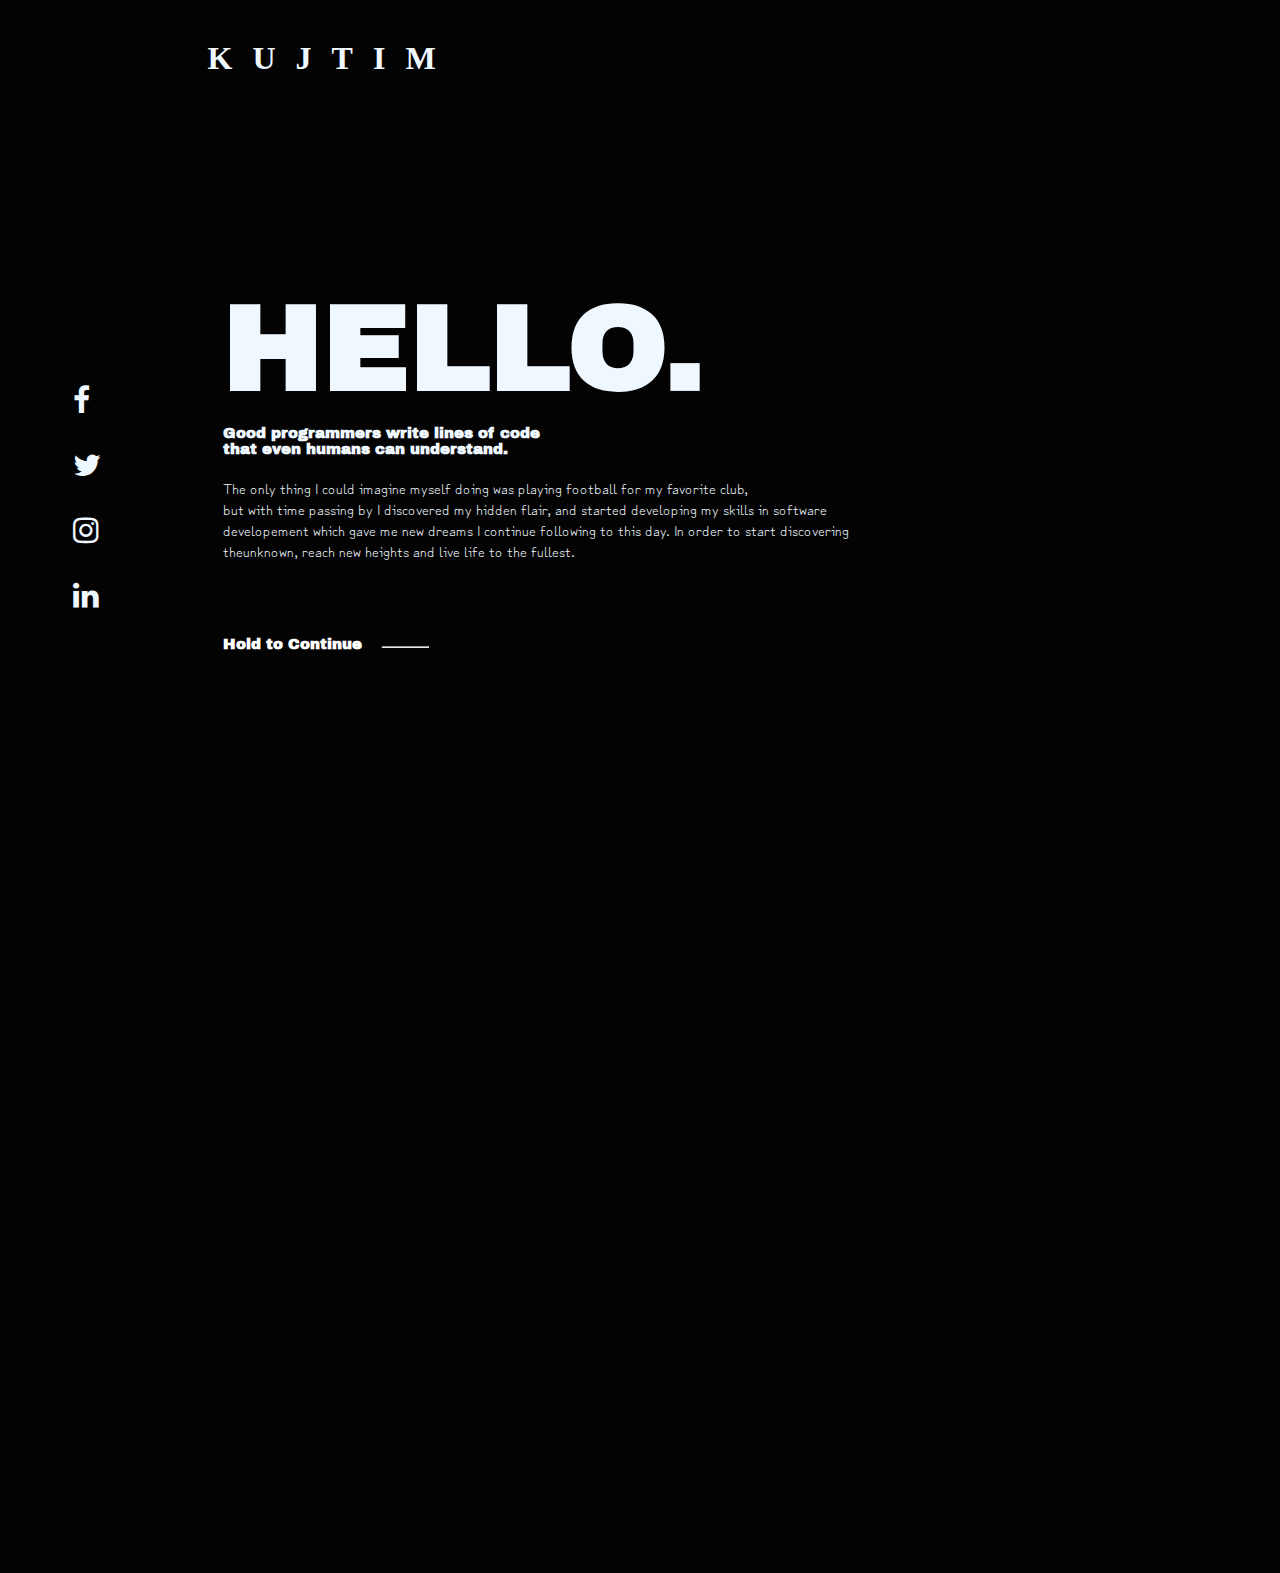
<file: index.html>
<!DOCTYPE html>
<html lang="en">
<head>
	<meta charset="UTF-8">
	<meta content="IE=edge" http-equiv="X-UA-Compatible">
	<meta content="width=device-width, initial-scale=1.0" name="viewport">
	<link href="https://fonts.googleapis.com/css2?family=Bebas+Neue&display=swap" rel="stylesheet">
	<link href="https://fonts.googleapis.com/css2?family=Bebas+Neue&family=Zen+Kurenaido&display=swap" rel="stylesheet">
	<link href="https://fonts.googleapis.com/css2?family=Archivo+Black&family=Russo+One&family=Staatliches&display=swap" rel="stylesheet">
	<link href="https://fonts.googleapis.com/css2?family=Teko&display=swap" rel="stylesheet">
	<title>Kujtim Gjokaj</title>
	<link href="https://cdnjs.cloudflare.com/ajax/libs/font-awesome/4.7.0/css/font-awesome.min.css" rel="stylesheet">
	<link href="img/test.png" rel="Shortcut Icon" type="image/x-icon">
	<link href="style.css" rel="stylesheet">
	 
</head>
<body>
	<nav>
			<p style="color: aliceblue;" >K</p>
			<p style="color: aliceblue;">U</p>
			<p style="color: aliceblue;">J</p>
			<p style="color: aliceblue;">T</p>
			<p style="color: aliceblue;">I</p>
			<p style="color: aliceblue;">M</p>

	</nav>



	<div class="menu">
		<ul>
			<li><a class="fa fa-facebook" href="https://www.facebook.com/kujtimgjokajj" style="color: aliceblue;" target="_blank"></a></li>
			<li><a class="fa fa-twitter" href="https://twitter.com/kujtimgjokajj" style="color: aliceblue;" target="_blank"></a></li>
			<li><a class="fa fa-instagram" href="https://www.instagram.com/kujtimgjokajj/" style="color: aliceblue;"target="_blank"></a></li>
			<li><a class="fa fa-linkedin" href="https://www.linkedin.com/in/kujtim-gjokaj/" style="color: aliceblue;"target="_blank"></a></li>
		</ul>
	</div>

	<section>
		<h1>HELLO.</h1>
		<h4>Good programmers write lines of code <br> that even humans can understand.</h4>
		<p>
			The only thing I could imagine myself doing was playing football for my favorite club,<br>
			but with time passing by I discovered my hidden flair, and started developing my skills in software<br> developement which gave me new dreams I continue following to this day.
			In order to  start discovering<br> theunknown, reach new heights and live life to the fullest. 
		</p>
		
		<div class="click">
			<a href="main.html"><h6>Hold to Continue</h6></a>
			<hr>
		</div>
	</section>
		<img src="img/tesimg2.png" alt="Picture of me" width="500px" margin-bottom="10px " style="transform:translate(280%,-74%); z-index: 0;">



		<script src="https://s3-us-west-2.amazonaws.com/s.cdpn.io/16327/gsap-latest-beta.min.js"></script>

		<script>
			gsap.from('div', {opacity:0, duration:1, y:-50})
			gsap.from('img',{opacity:0, duration:2,y:-50,})
		</script>

</body>
</html>
</file>
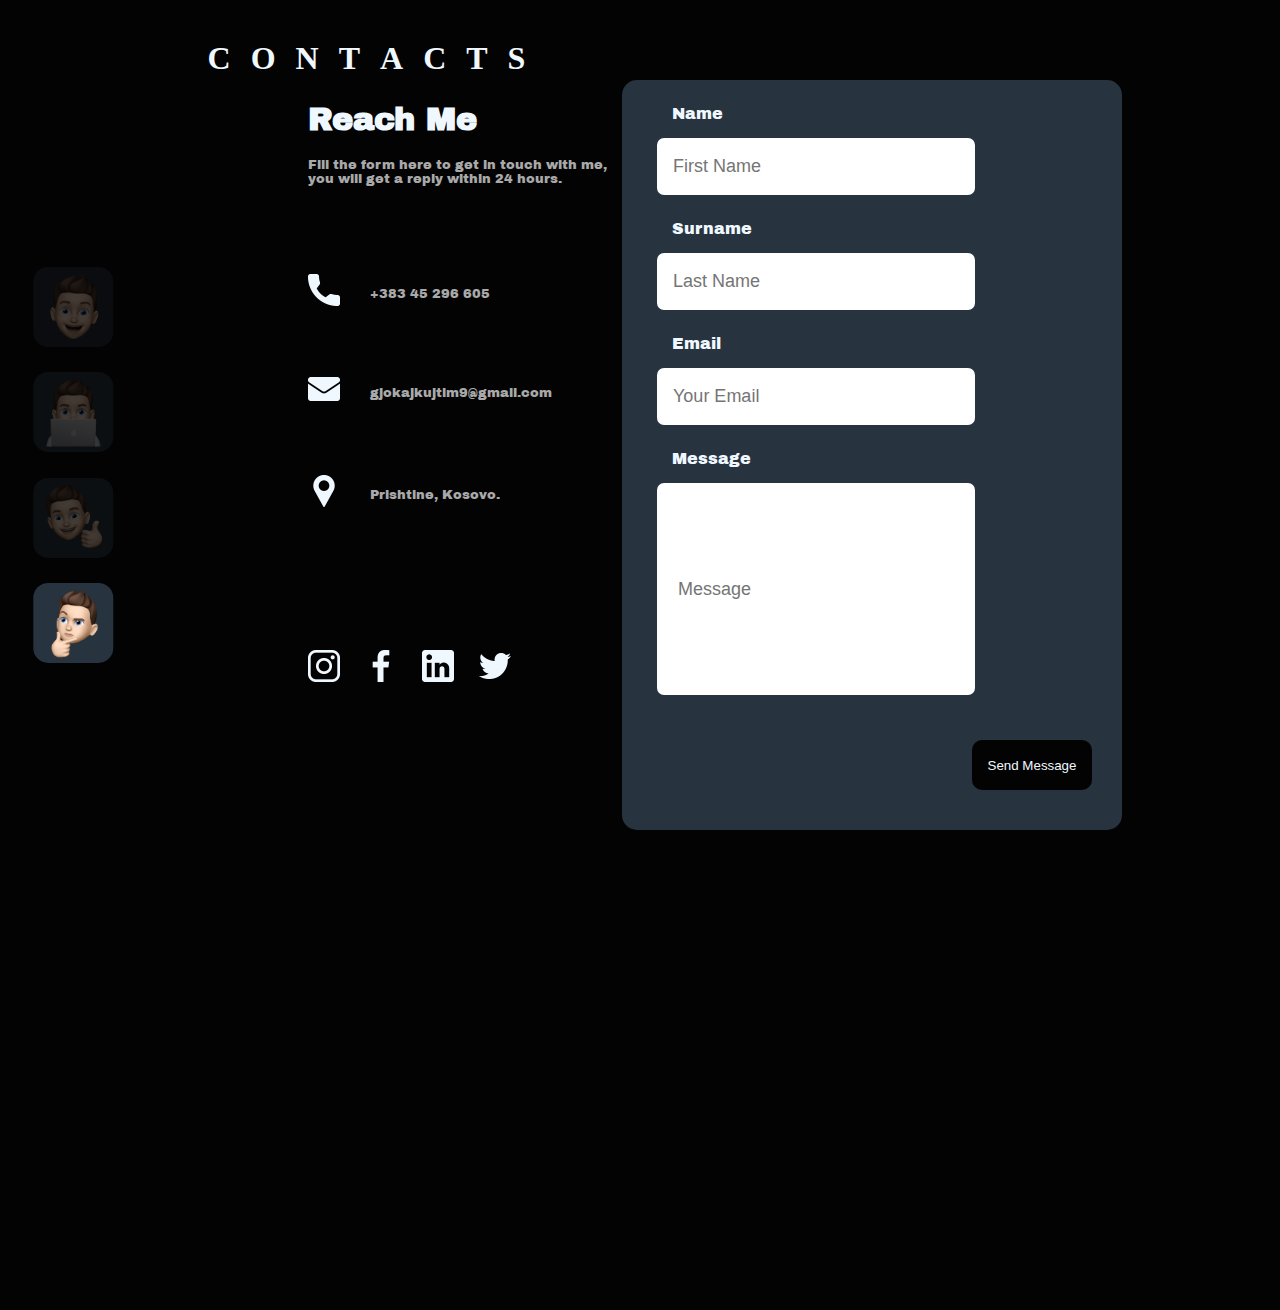
<file: contact.html>
<!DOCTYPE html>
<html lang="en">
<head>
    <meta charset="UTF-8">
    <meta http-equiv="X-UA-Compatible" content="IE=edge">
    <meta name="viewport" content="width=device-width, initial-scale=1.0">
    <title>Contact</title>
    <link rel="stylesheet" href="contact.css">
    <link href="https://fonts.googleapis.com/css2?family=Shippori+Antique&display=swap" rel="stylesheet">
    <link href="https://fonts.googleapis.com/css2?family=Roboto&display=swap" rel="stylesheet">
    <link href="https://fonts.googleapis.com/css2?family=Archivo+Black&family=Russo+One&family=Staatliches&display=swap" rel="stylesheet">
    <link href="img/test.png" rel="Shortcut Icon" type="image/x-icon">
</head>
<body>

    <nav>
        <p style="color: aliceblue;" >C</p>
        <p style="color: aliceblue;">O</p>
        <p style="color: aliceblue;">N</p>
        <p style="color: aliceblue;">T</p>
        <p style="color: aliceblue;">A</p>
        <p style="color: aliceblue;">C</p>
        <p style="color: aliceblue;">T</p>
        <p style="color: aliceblue;">S</p>
    </nav>



    <div class="wrapper">
        <div class="box1">
          <a href="main.html"><img src="img/mememoji.png" alt="Bio"></a> 
        </div>
    </div>

    <div class="wrapper">
        <div class="box2">
           <a href="projects.html"> <img src="img/memojipc.png" alt="Assignments"></a>
            <span class="tooltip2">Assignments</span>
        </div>
    </div>

    <div class="wrapper">
        <div class="box3">
           <a href="favorites.html"> <img src="img/memojifav.png" alt="Favorites"></a>
            <span class="tooltip3"> Favorites </span>
        </div>  
    </div>

    <div class="wrapper">
        <div class="box4">
           <a href="contact.html"><img src="img/memojihmm.png" alt="About me"></a>
           <span class="tooltip4">Contact</span>
        </div>
    </div>	

 
        <div class="box">
            <p> Name</p>
            <input type="text" class="user" placeholder="First Name"/>

            <p> Surname</p>
            <input type="text" class="user" placeholder="Last Name"/>

            <p>Email</p>
            <input type="email" class="user" placeholder="Your Email"/>

            <p>Message</p>
            <input type="text" id="message" placeholder=" Message" style="height: 180px;">


            <button>Send Message</button>
        </div>

        <div class="text">
            <h1>Reach Me</h1>
            <p>Fill the form here to get in touch with me,<br> you will get a reply within 24 hours.</p>

            <span style="display: inline-flex;"><img src="img/call.png" alt="" width="32px" height="32pz"> <p style="margin-left: 30px;">+383 45 296 605</p></span> <br>
            <span style="display: inline-flex;"><img src="img/email.png" alt="" width="32px"  height="32pz"> <p style="margin-left: 30px;">gjokajkujtim9@gmail.com</p></span> <br>
            <span style="display: inline-flex;"><img src="img/pin.png" alt="" width="32px"  height="32pz"> <p style="margin-left: 30px;">Prishtine, Kosovo.</p></span> <br>



        <div class="icons">
            <span>
              <a href="instagram.com/kujtimgjokajj"> <img src="img/instagram.png" alt="instagram" width="32px"></a>
            </span>
            <span>
                 <a href="facebook.com/kujtimgjokajj"> <img src="img/facebook-app-symbol.png" alt="instagram" width="32px"></a>
            </span>
            <span>
                <a href="https://www.linkedin.com/in/kujtim-gjokaj/"> <img src="img/linkedin.png" alt="instagram" width="32px"></a>
            </span>
            <span>
                <a href="twitter.com/kujtimgjokajj"> <img src="img/twitter.png" alt="instagram" width="32px"></a>
            </span>
        </div>


        </div>




    
</body>
</html>
</file>
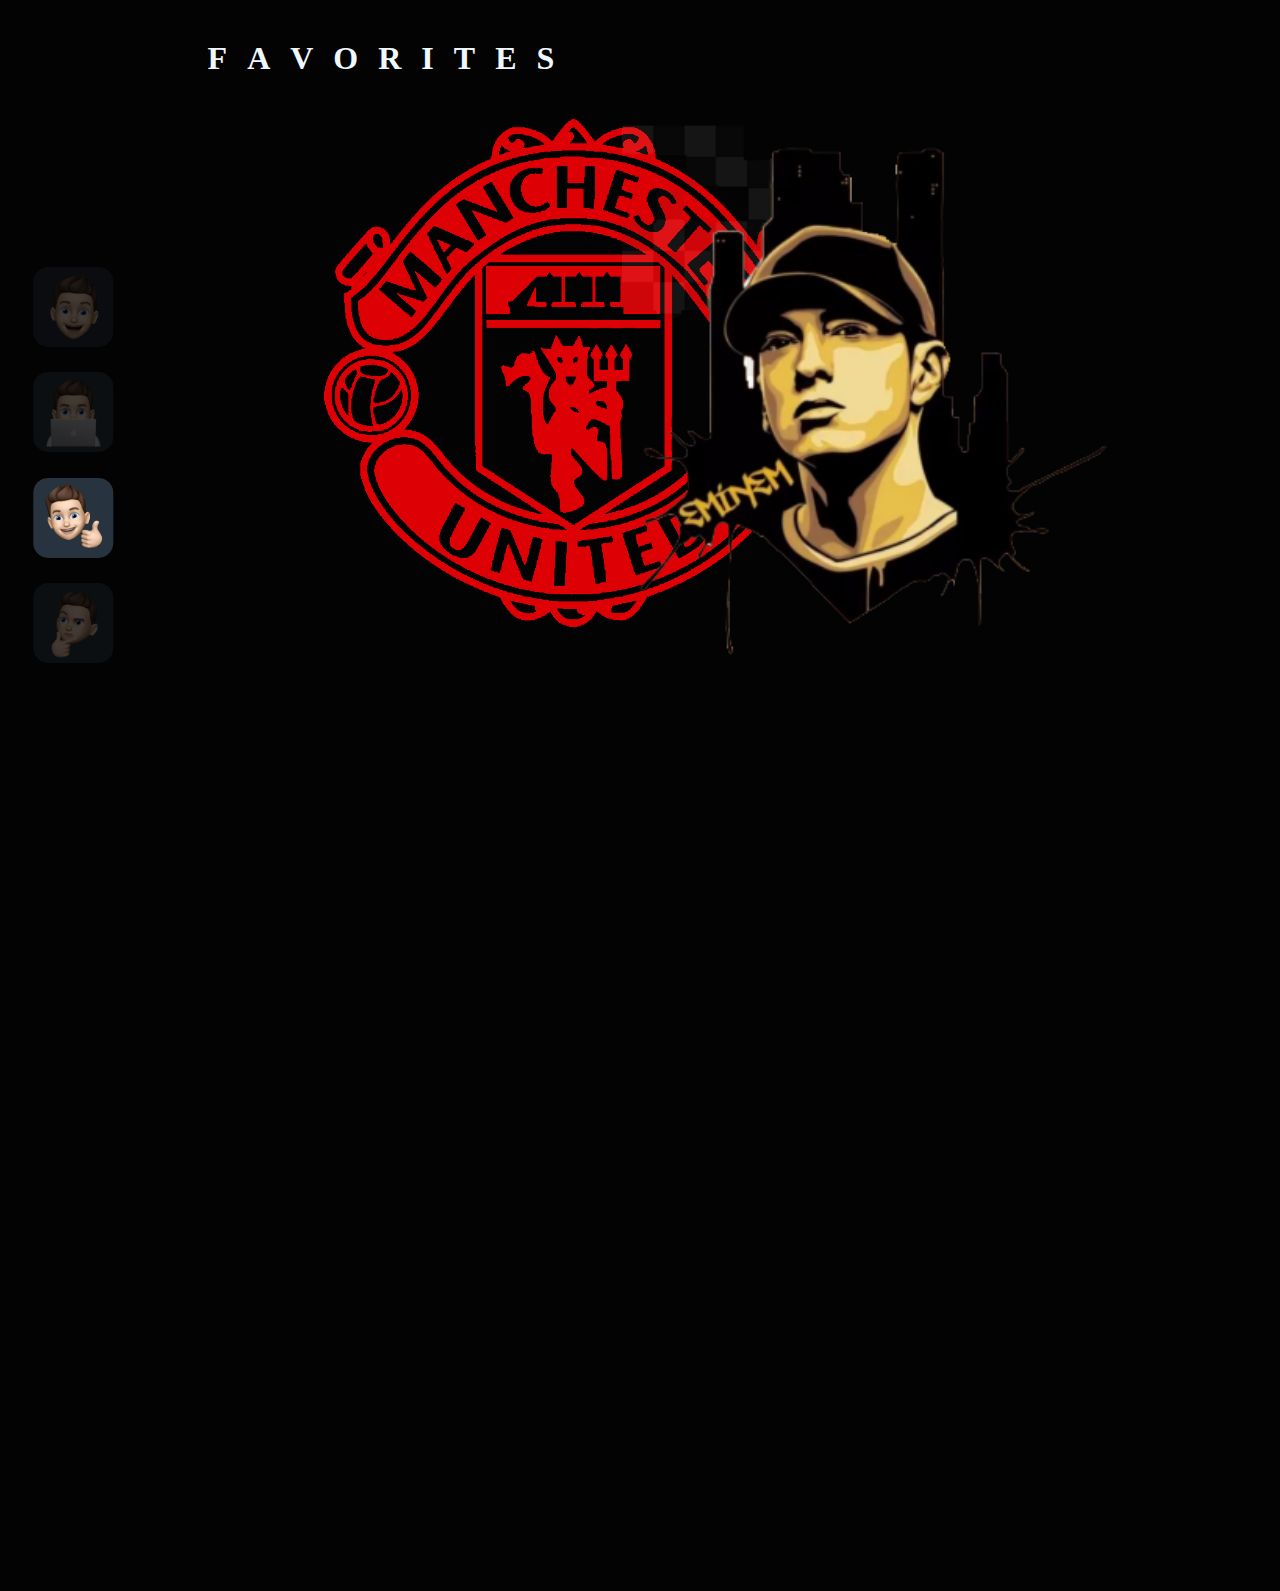
<file: favorites.html>
<!DOCTYPE html>
<html lang="en">
<head>
    <head>
        <meta charset="UTF-8">
        <meta http-equiv="X-UA-Compatible" content="IE=edge">
        <meta name="viewport" content="width=device-width, initial-scale=1.0">
        <title>Favorites</title>
        <link rel="stylesheet" href="favorites.css">
        <link href="https://fonts.googleapis.com/css2?family=Shippori+Antique&display=swap" rel="stylesheet">
        <link href="https://fonts.googleapis.com/css2?family=Roboto&display=swap" rel="stylesheet">
        <link href="https://fonts.googleapis.com/css2?family=Archivo+Black&family=Russo+One&family=Staatliches&display=swap" rel="stylesheet">
        <link href="img/test.png" rel="Shortcut Icon" type="image/x-icon">
    </head>
</head>
<body>

    <nav>
        <p style="color: aliceblue;" >F</p>
        <p style="color: aliceblue;">A</p>
        <p style="color: aliceblue;">V</p>
        <p style="color: aliceblue;">O</p>
        <p style="color: aliceblue;">R</p>
        <p style="color: aliceblue;">I</p>
        <p style="color: aliceblue;">T</p>
        <p style="color: aliceblue;">E</p>
        <p style="color: aliceblue;">S</p>
    </nav>



    <div class="wrapper">
        <div class="box1">
          <a href="main.html"><img src="img/mememoji.png" alt="Bio"></a> 
        </div>
    </div>

    <div class="wrapper">
        <div class="box2">
           <a href="projects.html"> <img src="img/memojipc.png" alt="Assignments"></a>
            <span class="tooltip2">Assignments</span>
        </div>
    </div>

    <div class="wrapper">
        <div class="box3">
           <a href="favorites.html"> <img src="img/memojifav.png" alt="Favorites"></a>
            <span class="tooltip3"> Favorites </span>
        </div>  
    </div>

    <div class="wrapper">
        <div class="box4">
           <a href="contact.html"><img src="img/memojihmm.png" alt="About me"></a>
           <span class="tooltip4">Contact</span>
        </div>
    </div>	


    <section>
        <div class="manutd">
            <img src="img/manutd.png" alt="" style="width: 500px;margin-left: 25%;">
        </div>

        <div class="rapper">
            <img src="img/eminem.png" alt="" style="    float: right;
            width: 500px;
            transform: translate(-30%,-93%);">
        </div>
    </section>
    
    
</body>
</html>
</file>
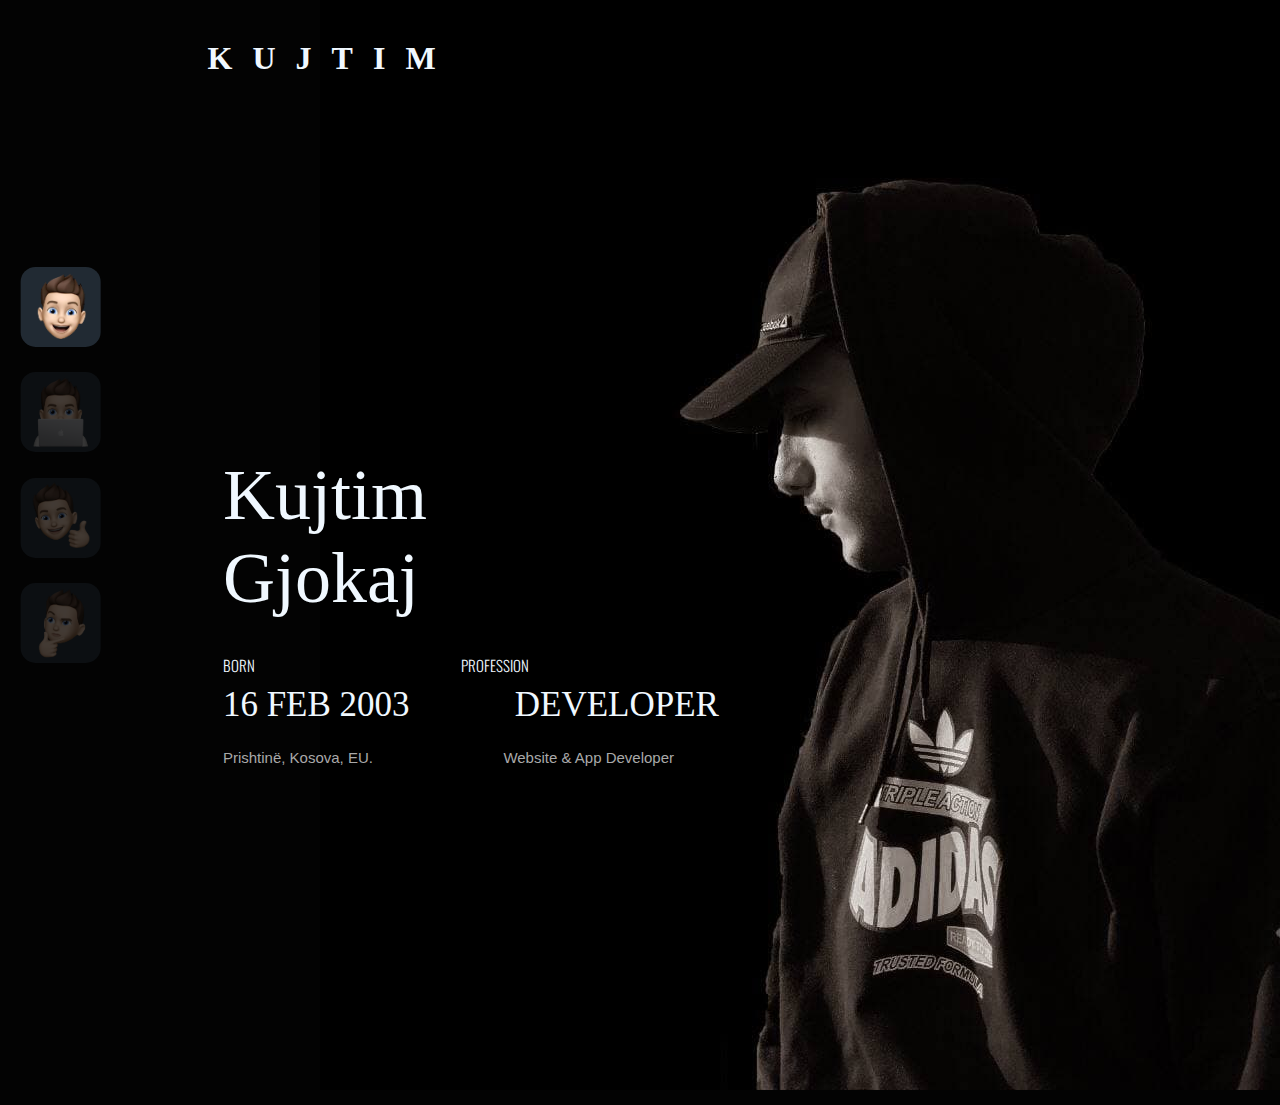
<file: main.html>
<!DOCTYPE html>
<html lang="en">
<head>
    <meta charset="UTF-8">
    <meta http-equiv="X-UA-Compatible" content="IE=edge">
    <meta name="viewport" content="width=device-width, initial-scale=1.0">
    <link href="https://fonts.googleapis.com/css2?family=Zen+Antique+Soft&display=swap" rel="stylesheet">
    <link href="https://fonts.googleapis.com/css2?family=Oswald:wght@300&display=swap" rel="stylesheet">    <title>Journey</title>
    <link rel="stylesheet" href="style.css">
    <link href="img/test.png" rel="Shortcut Icon" type="image/x-icon">

    <style type="text/css">
        body{
            background-image: url(img/mt.jpg);
            background-repeat: no-repeat;
            background-position: right;
            background-attachment: fixed;
        }
    </style>
</head>
<body>


    
    <nav>
        <p style="color: aliceblue;" >K</p>
        <p style="color: aliceblue;">U</p>
        <p style="color: aliceblue;">J</p>
        <p style="color: aliceblue;">T</p>
        <p style="color: aliceblue;">I</p>
        <p style="color: aliceblue;">M</p>
    </nav>


  <!-- Tooltip BUG NEEDS FIX    -->

    <div class="wrapper">
        <div class="box1">
          <a href="main.html"><img src="img/mememoji.png" alt="Bio"></a> 
        </div>
    </div>

    <div class="wrapper">
        <div class="box2">
            <span class="tooltip2">Assignments</span>
           <a href="projects.html"> <img src="img/memojipc.png" alt="Assignments"></a>
        </div>
    </div>

    <div class="wrapper">
        <div class="box3">
           <a href="favorites.html"> <img src="img/memojifav.png" alt="Favorites"></a>
            <span class="tooltip3"> Favorites </span>
        </div>  
    </div>

    <div class="wrapper">
        <div class="box4">
           <a href="contact.html"><img src="img/memojihmm.png" alt="About me"></a>
           <span class="tooltip4">Contact</span>
        </div>
    </div>




<section class="sec2">
    <div class="name">
        <p>
            Kujtim
            <br>
            Gjokaj
        </p>
    </div>
    <div class="inlinetitle">
        <p>BORN</p>
        <p id="prof">PROFESSION</p>
    </div>

    <div class="inlinesub">
        <p>
           16 FEB 2003 
        </p>

        <p id="dev">
            DEVELOPER
        </p>
    </div>

    <div class="subtitle">
        <p>
            Prishtinë, Kosova, EU.
        </p>

        <p id="webappdev">
            Website & App Developer
        </p>
    </div>


</section>

</body>
</html>
</file>
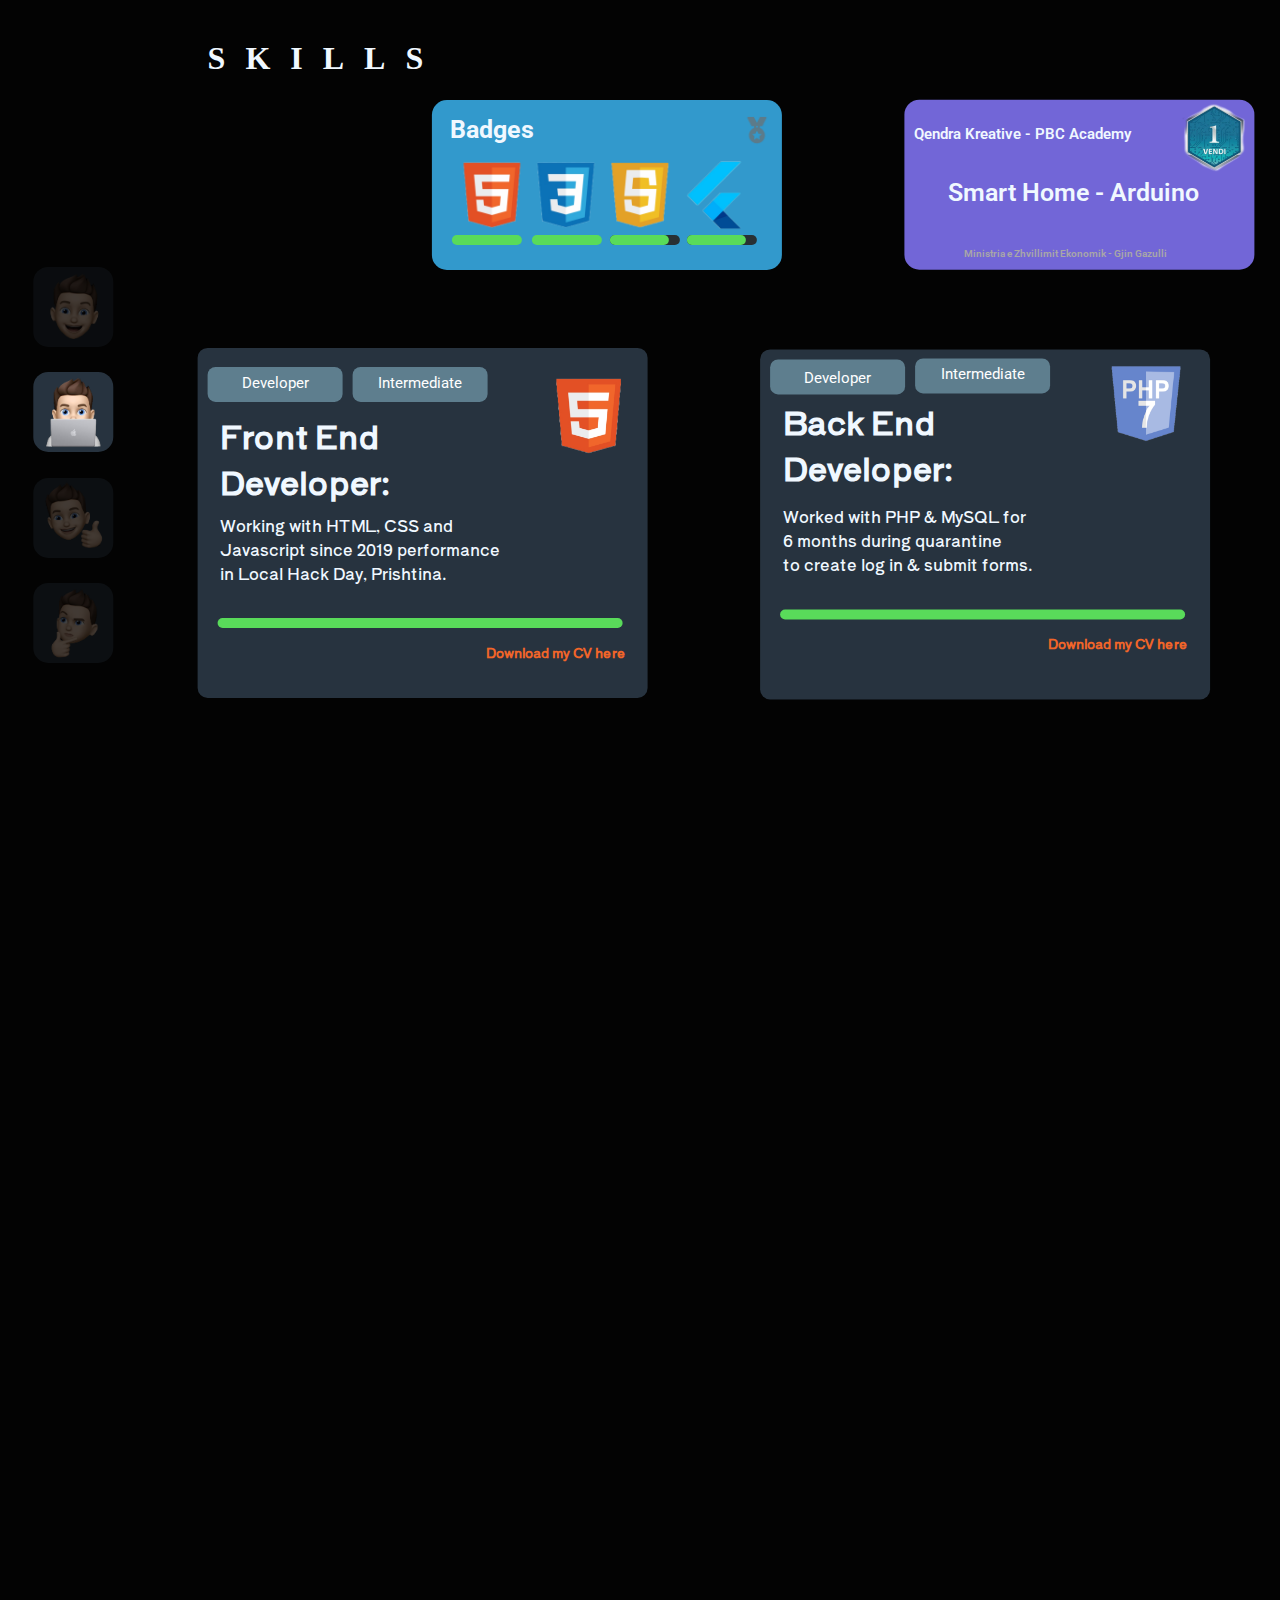
<file: projects.html>
<!DOCTYPE html>
<html lang="en">
<head>
    <meta charset="UTF-8">
    <meta http-equiv="X-UA-Compatible" content="IE=edge">
    <meta name="viewport" content="width=device-width, initial-scale=1.0">
    <title>Assignments & Projects</title>
    <link rel="stylesheet" href="projects.css">
    <link href="https://fonts.googleapis.com/css2?family=Shippori+Antique&display=swap" rel="stylesheet">
    <link href="https://fonts.googleapis.com/css2?family=Roboto&display=swap" rel="stylesheet">
    <link href="https://fonts.googleapis.com/css2?family=Archivo+Black&family=Russo+One&family=Staatliches&display=swap" rel="stylesheet">
    <link href="img/test.png" rel="Shortcut Icon" type="image/x-icon">
</head>
<body>

        
    <nav>
        <p style="color: aliceblue;" >S</p>
        <p style="color: aliceblue;">K</p>
        <p style="color: aliceblue;">I</p>
        <p style="color: aliceblue;">L</p>
        <p style="color: aliceblue;">L</p>
        <p style="color: aliceblue;">S</p>
    </nav>



    <div class="wrapper">
        <div class="box1">
          <a href="main.html"><img src="img/mememoji.png" alt="Bio"></a> 
        </div>
    </div>

    <div class="wrapper">
        <div class="box2">
           <a href="projects.html"> <img src="img/memojipc.png" alt="Assignments"></a>
            <span class="tooltip2">Assignments</span>
        </div>
    </div>

    <div class="wrapper">
        <div class="box3">
           <a href="favorites.html"> <img src="img/memojifav.png" alt="Favorites"></a>
            <span class="tooltip3"> Favorites </span>
        </div>  
    </div>

    <div class="wrapper">
        <div class="box4">
           <a href="contact.html"><img src="img/memojihmm.png" alt="About me"></a>
           <span class="tooltip4">Contact</span>
        </div>
    </div>	


    <!-- !!!!! -->
    
    <div class="topbox">
        <div class="firstbox">
            <div class="fbhead">
             <img src="img/medals.png" alt="medals" style="width:30px;float: right;margin-top: 15px;">
             <h2>Badges</h2>
             </div>
            
            
            <div class="pics">
             <img src="img/htmlsmall.png" alt="HTML Certificate" style="width: 70px;">
             <img src="img/csssmall.png" alt="CSS Certificate" style="width: 70px;">
             <img src="img/jssmall.png" alt="Javascript Certificate" style="width: 70px;">
             <img src="img/fluttersmall.png" alt="Flutter Developer" style="width: 70px;">
            </div>

            <div class="progress">
                <div class="pr1"></div>
                <div class="pr2"></div>
                <div class="pr31">
                 <div class="pr3"></div>
                </div>
                 <div class="pr41">
                    <div class="pr4"></div>
                </div>
            </div>
        </div>

        <div class="secondbox">
            <p>Qendra Kreative - PBC Academy</p>
            <img src="img/vendi1.png" alt="Vendi 1" style="width: 80px; float: right; margin-top: -60px;">
            <p class="p2">Smart Home - Arduino</p>
            <p class="p3"> Ministria e Zhvillimit Ekonomik - Gjin Gazulli</p>
        </div>

        <div class="thirdbox"></div>
    </div>


    <div class="bigbox">

        <!-- Front End -->

        <div class="frontend">
            <div class="title1">
                <p class="devp">Developer</p>
            </div>
            <div class="title2">
                <p>Intermediate</p>
            </div>
            <img src="img/htmlsmall.png" alt="HTML Certificate" style="width: 80px; float: right;margin: -20% 19px;">

            <h1>Front End <br> Developer:</h1>
            <p>Working with HTML, CSS and <br>Javascript since 2019 performance <br> in Local Hack Day, Prishtina.</p>

            <div class="progressbar"></div>

         <a href="Kujtim_Gjokaj_CV.pdf" target="_blank"><h6>Download my CV here</h6></a>
       
        </div>

        <!-- Back End -->
        
        <div class="backend">

            <div class="title1">
                <p class="devp">Developer</p>
            </div>

            <div class="title2">
                <p>Intermediate</p>
            </div>
            <img src="img/phpsmall.png" alt="HTML Certificate" style="width: 90px; float: right;margin: -20% 19px;">

            <h1>Back End <br> Developer:</h1>
            <p>Worked with PHP & MySQL for <br>6 months during quarantine<br> to create log in & submit forms.</p>

            <div class="progressbar"></div>

         <a href="Kujtim_Gjokaj_CV.pdf" target="_blank"><h6>Download my CV here</h6></a>
       


        </div>

            <!-- App Dev -->
        <div class="appdev">
            
            <div class="title1">
                <p class="devp">Developer</p>
            </div>

            <div class="title2">
                <p>Intermediate</p>
            </div>
            <img src="img/fluttersmall.png" alt="Flutter Certificate" style="width: 90px; float: right;margin: -20% 19px;">

            <h1>Mobile App <br> Developer:</h1>
            <p>I started learning Flutter <br>1 year ago I'm now working in<br> an app called Virtual Doctor.</p>

            <div class="progressbar"></div>

         <a href="https://github.com/KujtimGj/Doctor-App" target="_blank"><h6>Check my work here</h6></a>


        </div>       
    </div>
    
</body>
</html>
</file>
<file: style.css>
body{
    background-color: #030303;
    font-family: 'Archivo Black', sans-serif;
    font-family: 'Russo One', sans-serif;
    font-family: 'Zen Antique Soft', serif;
    color: aliceblue;
    overflow-x: hidden;
    overflow-y: hidden;
}
nav{
    padding-left: 15%;
    display: inline-flex;
    font-size: 32px;
    font-weight: bold;
    font-family: 'Y-andermo';
}
nav p{
    padding-left: 10px;
    margin-right: 10px;
}
.menu{
     text-decoration: none;
    transform: translateY(100%); 
}


.menu ul li{
    list-style-type: none;
}
.menu ul li a{
    text-decoration: none;
    padding-bottom: 35px;
    padding-left: 25px;
    font-size: 30px;
}
section{
    transform: translate(17%,-45%);
    font-family: 'Archivo Black', sans-serif;
    font-size: 60px;
}
section h4{
    margin-top: -70px;
    font-size: 15px;
    font-weight: 900;
}
section p{
    font-family: 'Zen Kurenaido', sans-serif;
    font-size:15px;
}
section h6{
    font-family: 'Archivo Black', sans-serif;
    font-size: 15px;
    margin-top: 60px;
}
.click{
    display: inline-flex;
}
.click a{
    color: white;
    text-decoration: none;
}
hr{
    height: 0px;
    width: 45px;
    margin-top: 70px;
    margin-left: 20px;
}
::-webkit-scrollbar {
    width: 16px;
}
 
::-webkit-scrollbar-track {
    background-color: #111111;
    border-radius: 100px;
}
 
::-webkit-scrollbar-thumb {
    background-color: #333333;
    border-radius: 100px;
}


/* Main*/


/* Wrappers*/

/* Wrapper 1*/
.wrapper{
    padding-bottom: 2%;
    transform: translate(1%, 150%);
}
.wrapper .box1{
    width: 80px;
    height: 80px;
    border-radius: 15px;
    background-color:#212a33;
}.wrapper .box1 img{
    object-fit: cover;
    width: 90px;
    margin-left: -5px;
}
/* Wrapper 2*/
.wrapper .box2{
    width: 80px;
    height: 80px;
    background-color: #27333f;
    border-radius: 15px;
    opacity: 25%;
}
.wrapper .box2 img{
    object-fit: cover;
    width: 80px;
}
.wrapper .box2 .tooltip2{
    visibility: hidden;
    width: 120px;
    background-color: red;
    color: #fff;
    text-align: center;
    border-radius: 6px;
    padding: 5px 0;
  
    /* Position the tooltip */
    position: absolute;
    z-index: 1;
}

.wrapper .box2 .img:hover .tooltip{
    visibility: visible;
  }

/* Wrapper 3*/

.wrapper .box3{
    width: 80px;
    height: 80px;
    background-color: #27333f;
    border-radius: 15px;
    opacity: 25%;
}
 .wrapper .box3 img {
    object-fit: cover;
    width: 80px;
}
.wrapper .box3 .tooltip3{
    visibility: hidden;
    width: 120px;
    background-color: #27333f ;
    color: white;
    text-align: center;
    border-radius: 6px;
    padding: 5px 0; 
    /* Position the tooltip */
    position: absolute;
    margin-left: 1%;
    margin-top: 1%;
}

.wrapper .box3 .img:hover .tooltip{
    visibility: visible;
  }



/* Wrapper 4*/
 .wrapper .box4{
    width: 80px;
    height: 80px;
    background-color: #27333f;
    border-radius: 15px;
    opacity: 25%;
}
.wrapper .box4 img{
    object-fit: cover;
    width: 80px;
}

.wrapper .box4 .tooltip4{
    visibility: hidden;
    width: 120px;
    background-color: #27333f ;
    color: white;
    text-align: center;
    border-radius: 6px;
    padding: 5px 0; 
    /* Position the tooltip */
    position: absolute;

    margin-left: 1%;
    margin-top: 1%;
}

.wrapper .box4 .img:hover .tooltip4{
    visibility: visible;
  }

/* Section 2 Bio*/

.sec2{
    transform: translate(17%,-30%);
}
.sec2 .name p{
    font-family: 'Times New Roman', serif;
    font-size: 72px;
  
}
.inlinetitle{
    transform: translate(0px ,-75px);
}
.inlinetitle p{
    font-size: 15px;
    display: inline-block;
    font-family: 'Oswald', sans-serif;
    font-weight: 300;
}
.inlinesub{
    transform: translate(0px,-105%);
}
.inlinesub p{
    font-family: 'Times New Roman',serif;
    display: inline-block;
    font-size: 35px;
}
.subtitle{
   transform: translate(0px, -230%);
}
.subtitle p{
    display: inline-block;
    color: #A9A9A9;
    font-size: 15px;
}
#webappdev{
    padding-left: 9%;
}
#dev{
    padding-left: 7%;
}
#prof{
    padding-left: 15%;
}

@media only screen and (max-width:700px) {
    nav{
        padding-left: 5em;
        transform: translate(115%,50%);
    }
    nav a{
        padding-left: 3em;
    }
    section{
        transform: translate(70%, -30%);
    }
    img{
        padding-right: 25em;
    }
    .menu ul li{
        display: inline-block;
    }

}
</file>
<file: contact.css>
body{
    overflow-x: hidden;
    background-color:#030303;
    overflow-y: hidden;
}
nav{
    padding-left: 15%;
    display: inline-flex;
    font-size: 32px;
    font-weight: bold;
    font-family: 'Y-andermo';
}
nav p{
    padding-left: 10px;
    margin-right: 10px;
}

.wrapper{
    padding-bottom: 2%;
    transform: translate(2%, 150%);
}
.wrapper .box1{
    width: 80px;
    height: 80px;
    border-radius: 15px;
    background-color:#212a33;
    opacity: 25%;
}
.wrapper .box1 img{
    object-fit: cover;
    width: 90px;
    margin-left: -5px;
}
/* Wrapper 2*/
.wrapper .box2{
    width: 80px;
    height: 80px;
    background-color: #27333f;
    border-radius: 15px;
    opacity: 25%;
}
.wrapper .box2 img{
    object-fit: cover;
    width: 80px;
}
.wrapper .box2 .tooltip2{
    visibility: hidden;
    width: 120px;
    background-color: #27333f ;
    color: white;
    text-align: center;
    border-radius: 6px;
    padding: 5px 0; 
    /* Position the tooltip */
    position: absolute;
    margin-left: 1%;
    margin-top: 1%;
}

.wrapper .box2 .img:hover .tooltip{
    visibility: visible;
  }

/* Wrapper 3*/

.wrapper .box3{
    width: 80px;
    height: 80px;
    background-color: #27333f;
    border-radius: 15px;
    opacity: 25%;
}
 .wrapper .box3 img {
    object-fit: cover;
    width: 80px;
}
.wrapper .box3 .tooltip3{
    visibility: hidden;
    width: 120px;
    background-color: #27333f ;
    color: white;
    text-align: center;
    border-radius: 6px;
    padding: 5px 0; 
    /* Position the tooltip */
    position: absolute;
    margin-left: 1%;
    margin-top: 1%;
}

.wrapper .box3 .img:hover .tooltip{
    visibility: visible;
  }
/* Wrapper 4*/
 .wrapper .box4{
    width: 80px;
    height: 80px;
    background-color: #27333f;
    border-radius: 15px;
}
.wrapper .box4 img{
    object-fit: cover;
    width: 80px;
}

.wrapper .box4 .tooltip4{
    visibility: hidden;
    width: 120px;
    background-color: #27333f ;
    color: white;
    text-align: center;
    border-radius: 6px;
    padding: 5px 0; 
    /* Position the tooltip */
    position: absolute;
    margin-left: 1%;
    margin-top: 1%;
}

.wrapper .box4 .img:hover .tooltip4{
    visibility: visible;
  }

.box{
  width: 500px;
  height: 750px;
  background-color: #27333f;
  border-radius: 15px;
  float: right;
  transform: translate(-30%, -60%);
}
.box button{
    width: 120px;
    height: 50px;
    float: right;
    margin: 30px;
    color: aliceblue;
    border-radius: 10px;
    border: solid;
    border-color: #030303;
    background-color: #030303;
}
.text{
    width: 500px;
    height: 750px;
    transform: translate(60%, -60%);
    color: aliceblue; 
    font-family: 'Archivo Black', sans-serif;
}
.text p{
    font-size: 13px;
    color: darkgrey;
    padding-bottom: 5%;
}

span{
    margin-top: 10%;
}
.icons{
    margin-top: 25%; 
}
.icons span{
    margin-right: 20px;
}
input {
    padding: 16px;
    border-radius: 7px;
    border: 0px;
    background: white;
    display: block;
    margin: 15px;
    width: 286px;
    color: #030303;
    font-size: 18px;
    height: 25px;
    margin-left: 7%;
}
input text{
    color: #030303;
}
  
  
.box p{
    color: aliceblue;
    font-family: 'Archivo Black';
    margin-left: 10%;
    margin-top: 5%;
}
</file>
<file: favorites.css>
body{
    overflow-x: hidden;
    background-color:#030303;
    overflow-y: hidden;
    
}
nav{
    padding-left: 15%;
    display: inline-flex;
    font-size: 32px;
    font-weight: bold;
    font-family: 'Y-andermo';
}
nav p{
    padding-left: 10px;
    margin-right: 10px;
}

.wrapper{
    padding-bottom: 2%;
    transform: translate(2%, 150%);
}
.wrapper .box1{
    width: 80px;
    height: 80px;
    border-radius: 15px;
    background-color:#212a33;
    opacity: 25%;
}
.wrapper .box1 img{
    object-fit: cover;
    width: 90px;
    margin-left: -5px;
}
/* Wrapper 2*/
.wrapper .box2{
    width: 80px;
    height: 80px;
    background-color: #27333f;
    border-radius: 15px;
    opacity: 25%;
}
.wrapper .box2 img{
    object-fit: cover;
    width: 80px;
}
.wrapper .box2 .tooltip2{
    visibility: hidden;
    width: 120px;
    background-color: #27333f ;
    color: white;
    text-align: center;
    border-radius: 6px;
    padding: 5px 0; 
    /* Position the tooltip */
    position: absolute;
    margin-left: 1%;
    margin-top: 1%;
}

.wrapper .box2 .img:hover .tooltip{
    visibility: visible;
  }

/* Wrapper 3*/

.wrapper .box3{
    width: 80px;
    height: 80px;
    background-color: #27333f;
    border-radius: 15px;
    
}
 .wrapper .box3 img {
    object-fit: cover;
    width: 80px;
}
.wrapper .box3 .tooltip3{
    visibility: hidden;
    width: 120px;
    background-color: #27333f ;
    color: white;
    text-align: center;
    border-radius: 6px;
    padding: 5px 0; 
    /* Position the tooltip */
    position: absolute;
    margin-left: 1%;
    margin-top: 1%;
}

.wrapper .box3 .img:hover .tooltip{
    visibility: visible;
  }
/* Wrapper 4*/
 .wrapper .box4{
    width: 80px;
    height: 80px;
    background-color: #27333f;
    border-radius: 15px;
    opacity: 25%;
}
.wrapper .box4 img{
    object-fit: cover;
    width: 80px;
}

.wrapper .box4 .tooltip4{
    visibility: hidden;
    width: 120px;
    background-color: #27333f ;
    color: white;
    text-align: center;
    border-radius: 6px;
    padding: 5px 0; 
    /* Position the tooltip */
    position: absolute;

    margin-left: 1%;
    margin-top: 1%;
}

.wrapper .box4 .img:hover .tooltip4{
    visibility: visible;
  }
section{
    width: 100%;
    transform: translateY(-80%);
}
</file>
<file: projects.css>
body{
    overflow-x: hidden;
    background-color:#030303;
    overflow-y: hidden;
    
}
nav{
    padding-left: 15%;
    display: inline-flex;
    font-size: 32px;
    font-weight: bold;
    font-family: 'Y-andermo';
}
nav p{
    padding-left: 10px;
    margin-right: 10px;
}/*WRAPPER*/
.wrapper{
    padding-bottom: 2%;
    transform: translate(2%, 150%);
}
.wrapper .box1{
    width: 80px;
    height: 80px;
    border-radius: 15px;
    background-color:#212a33;
    opacity: 25%;
}
.wrapper .box1 img{
    object-fit: cover;
    width: 90px;
    margin-left: -5px;
}
/* Wrapper 2*/
.wrapper .box2{
    width: 80px;
    height: 80px;
    background-color: #27333f;
    border-radius: 15px;
}
.wrapper .box2 img{
    object-fit: cover;
    width: 80px;
}
.wrapper .box2 .tooltip2{
    visibility: hidden;
    width: 120px;
    background-color: #27333f ;
    color: white;
    text-align: center;
    border-radius: 6px;
    padding: 5px 0; 
    /* Position the tooltip */
    position: absolute;
    margin-left: 1%;
    margin-top: 1%;
}

.wrapper .box2 .img:hover .tooltip{
    visibility: visible;
  }

/* Wrapper 3*/

.wrapper .box3{
    width: 80px;
    height: 80px;
    background-color: #27333f;
    border-radius: 15px;
    opacity: 25%;
}
 .wrapper .box3 img {
    object-fit: cover;
    width: 80px;
}
.wrapper .box3 .tooltip3{
    visibility: hidden;
    width: 120px;
    background-color: #27333f ;
    color: white;
    text-align: center;
    border-radius: 6px;
    padding: 5px 0; 
    /* Position the tooltip */
    position: absolute;
    margin-left: 1%;
    margin-top: 1%;
}

.wrapper .box3 .img:hover .tooltip{
    visibility: visible;
  }



/* Wrapper 4*/
 .wrapper .box4{
    width: 80px;
    height: 80px;
    background-color: #27333f;
    border-radius: 15px;
    opacity: 25%;
}
.wrapper .box4 img{
    object-fit: cover;
    width: 80px;
}

.wrapper .box4 .tooltip4{
    visibility: hidden;
    width: 120px;
    background-color: #27333f ;
    color: white;
    text-align: center;
    border-radius: 6px;
    padding: 5px 0; 
    /* Position the tooltip */
    position: absolute;

    margin-left: 1%;
    margin-top: 1%;
}

.wrapper .box4 .img:hover .tooltip4{
    visibility: visible;
  }

section{
    transform: translate(20%,0%);
}

    /* Progress box */
.topbox{
    transform: translate(10%, -90%);
}
.firstbox{
    width: 350px;
    height: 170px;
    background-color: #3299CC;
    transform: translate(85%, 25%);
    border-radius: 15px;
}
.firstbox .fbhead{
    display: inline-block;
    width: 340px;
    height: 50px;
}
.firstbox h2{
    color: aliceblue;
    font-family: 'Roboto', sans-serif;
    margin-left: 18px;
    padding-top: 10px;
    font-size: 25px;
    margin-top: 5px;
}
.firstbox .pics{
    display: inline-block;
    width: 340px;
    height: 75px;
    margin-left: 25px;
    margin-top: 10px;
}
.progress{
    width: 100%;
    height: 20px;
    display: inline-block;
}
.progress .pr1{
    background-color: #59db5a;
    width: 20%;
    height: 10px;
    border-radius: 10px;
    margin-left: 20px;
}
.progress .pr2{
    background-color: #59db5a;
    width: 20%;
    height: 10px;
    border-radius: 10px;
    margin-left: 100px;
    margin-top: -10px;
}
.progress .pr31{
    background-color: #283034;
    width: 20%;
    height: 10px;
    border-radius: 10px;
    margin-left: 178px;
    margin-top: -10px;
}
.progress .pr31 .pr3{
    background-color: #59db5a;
    width: 84%;
    height: 10px;
    border-radius: 10px;
    margin-left: 0px;
    margin-top: -10px;
}
.progress .pr41{
    background-color: #283034;
    width: 20%;
    height: 10px;
    border-radius: 10px;
    margin-left: 255px;
    margin-top: -10px;
}
.progress .pr41 .pr4{
    background-color: #59db5a;
    width: 84%;
    height: 10px;
    border-radius: 10px;
    margin-left: 0px;
    margin-top: -10px;
}

.secondbox{
    width: 350px;
    height: 170px;
    background-color: #7266d7;
    transform: translate(220%, -84%);
    border-radius: 15px;
}
.secondbox p{
    font-size: 15px;
    color: aliceblue;
    font-family: 'Roboto', sans-serif;
    font-weight: 600;
    padding-top: 25px;
    padding-right: 30%;
    margin-left: 10px;
}
.secondbox .p2{
    margin-left: 44px;
    font-size: 25px;
    padding-top: 10px;
    height: 50px;
    width: 75%;
}
.secondbox .p3{
    font-size: 10px;
    margin-top: -30px;
    margin-left: 60px;
    width: 80%;
    color: #a9a7a7;

}
.thirdbox{
    width: 350px;
    height: 170px;
    background-color: #070f16;
    transform: translate(360%, -184%);
    border-radius: 15px;
    background-image: url('img/codesign.png');
}

    /* Qualification Box */

.bigbox{
    transform: translate(15%,-65%);
}
.frontend{
    display: inline-block;
    width: 450px;
    height: 350px;
    background-color: #27333f;
    border-radius: 10px;

}
.frontend .title1{
    width: 30%;
    margin: 10px;
    background-color: #5e7e8e;
    height: 10%;
    border-radius: 8px;

}
.frontend .title1 p{
    font-family: 'Roboto';
    font-size: 15px;
    text-align: center;
    color: #ffffff;
    padding-top: 7px;
    
}
.frontend .title2{
    width: 30%;
    margin: 10px;
    background-color: #5e7e8e;
    height: 10%;
    border-radius: 8px;
    transform: translate(145px, -54px);
}
.frontend .title2 p{
    font-family: 'Roboto';
    font-size: 15px;
    text-align: center;
    color: #ffffff;
    padding-top: 7px;
}
.frontend h1{
    margin: -12% 5%;
    font-family: 'Shippori Antique', sans-serif;
    color: aliceblue;
}
.frontend h6{
    color: #f16529;
    font-family: 'Shippori Antique';
    font-size: 13px;
    float: right;
    margin-right: 22px;
    margin-top: 15px;
}
.frontend p{
    font-family: 'Shippori Antique', sans-serif;
    color: aliceblue;
    margin: 14% 5%;
}
.frontend .progressbar{
    background-color: #59db5a;
    width: 90%;
    height: 10px;
    border-radius: 10px;
    margin-left: 20px;
    margin-top: -30px;

}
    /* Back End */

.backend{
    width: 450px;
    height: 350px;
    background-color: #27333f;
    border-radius: 10px;
    transform: translate(125%, -105%);
}

.backend .title1{
    width: 30%;
    margin: 10px;
    background-color: #5e7e8e;
    height: 10%;
    border-radius: 8px;
    transform: translateY(10px);
}
.backend .title1 p{
    font-family: 'Roboto';
    font-size: 15px;
    text-align: center;
    color: #ffffff;

    transform: translateY(10px);
    
}
.backend .title2{
    width: 30%;
    margin: 10px;
    background-color: #5e7e8e;
    height: 10%;
    border-radius: 8px;
    transform: translate(145px, -45px);
}
.backend  .title2 p{
    font-family: 'Roboto';
    font-size: 15px;
    text-align: center;
    color: #ffffff;
    padding-top: 7px;
}
.backend h1{
    margin: -11% 5%;
    font-family: 'Shippori Antique', sans-serif;
    color: aliceblue;
}
.backend h6{
    color: #f16529;
    font-family: 'Shippori Antique';
    font-size: 13px;
    float: right;
    margin-right: 22px;
    margin-top: 15px;
}
.backend p{
    font-family: 'Shippori Antique', sans-serif;
    color: aliceblue;
    margin: 14% 5%;
}
.backend .progressbar{
    background-color: #59db5a;
    width: 90%;
    height: 10px;
    border-radius: 10px;
    margin-left: 20px;
    margin-top: -30px;

}

    /* App Dev */
.appdev{
    width: 450px;
    height: 350px;
    background-color: #27333f;
    border-radius: 10px;
    transform: translate(250%, -210%);
}
.appdev .title1{
    width: 30%;
    margin: 10px;
    background-color: #5e7e8e;
    height: 10%;
    border-radius: 8px;
    transform: translateY(10px);
}
.appdev .title1 p{
    font-family: 'Roboto';
    font-size: 15px;
    text-align: center;
    color: #ffffff;

    transform: translateY(10px);
    
}
.appdev .title2{
    width: 30%;
    margin: 10px;
    background-color: #5e7e8e;
    height: 10%;
    border-radius: 8px;
    transform: translate(145px, -44px);
}
.appdev  .title2 p{
    font-family: 'Roboto';
    font-size: 15px;
    text-align: center;
    color: #ffffff;
    padding-top: 7px;
}
.appdev h1{
    margin: -11% 5%;
    font-family: 'Shippori Antique', sans-serif;
    color: aliceblue;
}
.appdev h6{
    color: #4eacda;
    font-family: 'Shippori Antique';
    font-size: 13px;
    float: right;
    margin-right: 22px;
    margin-top: 15px;
}
.appdev p{
    font-family: 'Shippori Antique', sans-serif;
    color: aliceblue;
    margin: 14% 5%;
}
.appdev .progressbar{
    background-color: #59db5a;
    width: 90%;
    height: 10px;
    border-radius: 10px;
    margin-left: 20px;
    margin-top: -30px;

}
</file>
